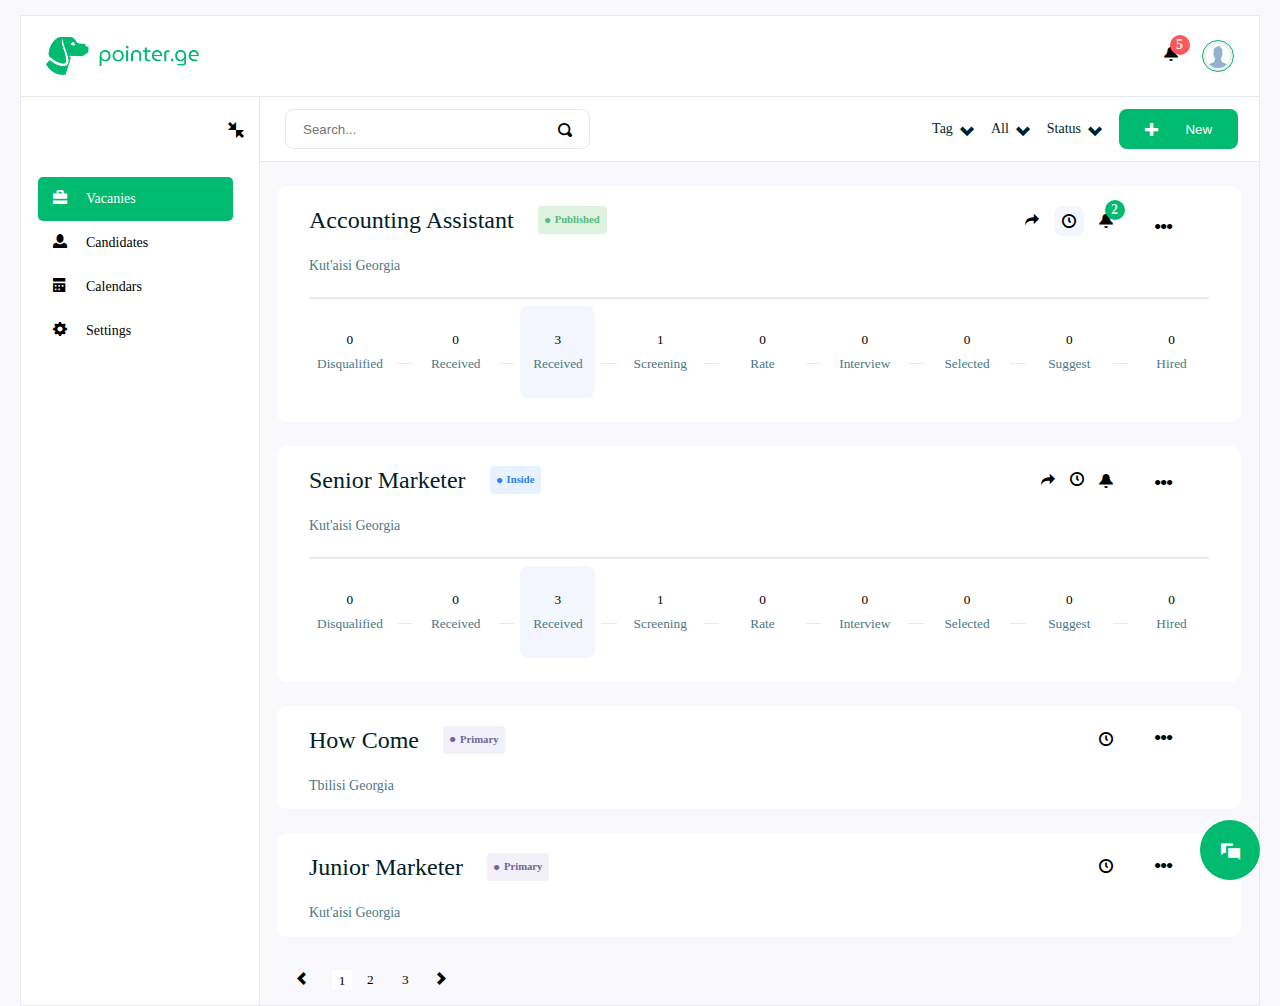
<file: index.html>
<!DOCTYPE html>
<html lang="en">
<head>
    <meta charset="UTF-8">
    <meta http-equiv="X-UA-Compatible" content="IE=edge">
    <meta name="viewport" content="width=device-width, initial-scale=1.0">
    <title>Pointer</title>

    <link href="./css/site.css"
          rel="stylesheet"
          type="text/css"/>

    <link href="./fonts/open-iconic/font/css/open-iconic-bootstrap.min.css"
          rel="stylesheet"
          type="text/css"/>
</head>
<body>
    <div id="myRoot">

        <nav class="head-nav">

        <img
            class="img-logo" 
            src="./img/Union.png"/>

        <div class="alert-bar">
            <span class="badge-container">
                <i class="oi oi-bell"></i>
                <span class="badge badge-danger">5</span>
            </span>
            <div class="img-circle-container">
                <img src="./img/nouser.jpg" 
                     class="img-circle"/>
            </div>
        </div>

        </nav>
    
        <div class="main-container">
            <div class="left-bar">

                <div class="left-bar-resize">
                <i class="oi oi-fullscreen-exit"></i>
                </div>

                <ul class="left-bar-options">
                <li class="item active">
                    <i class="oi oi-briefcase"></i> <span>Vacanies</span>
                </li>
                <li class="item">
                    <i class="oi oi-person"></i> <span>Candidates</span>
                </li>
                <li class="item">
                    <i class="oi oi-calendar"></i> <span>Calendars</span>
                </li class="item">
                <li class="item">
                    <i class="oi oi-cog"></i> <span>Settings</span>
                </li>
                </ul>
            </div>
        

            <div class="main">

        <div class="search-bar">

            <div class="input-group">
                <input type="search"
                    class="input-control" placeholder="Search..."/>
                
                    <i class="oi oi-magnifying-glass"></i>
            </div>

            <div class="tool-bar">

                <span class="tool-bar-item">
                    Tag
                    <i class="oi oi-chevron-bottom"></i>
                </span>
                <span class="tool-bar-item">
                    All
                    <i class="oi oi-chevron-bottom"></i>
                </span>
                <span class="tool-bar-item">
                    Status
                    <i class="oi oi-chevron-bottom"></i>
                </span>

                <button class="btn-primary">
                    <i class="oi oi-plus"></i>
                    New
                </button>
            </div>

        </div>

        <div class="main-item">

            <div class="main-item-section">
                <div class="title-info">
                    <h1 class="title">
                        Accounting Assistant

                            <span class="lable lable-success"> 
                                <i class="oi oi-media-record"></i>
                                 Published
                            </span>
                    </h1>
                    <h2 class="sub-title">Kut'aisi Georgia</h2>
                </div>

                <div class="main-icons">

                    <i class="oi oi-share"></i>
                    <i class="oi oi-clock active"></i>
                    <span class="badge-container">
                        <i class="oi oi-bell"></i>
                        <span class="badge badge-success">2</span>
                    </span>
                    <span class="dots">
                        <i class="oi oi-media-record"></i>
                        <i class="oi oi-media-record"></i>
                        <i class="oi oi-media-record"></i>
                    </span>
    
                </div>

            </div>
            <hr />
            <div class="time-line">

                <div class="time-line-item">
                    <span class="step">0</span>
                    <span class="subject">Disqualified</span>
                </div>
                <div class="time-line-dash"></div>
                <div class="time-line-item">
                    <span class="step">0</span>
                    <span class="subject">Received</span>
                </div>
                <div class="time-line-dash"></div>
                <div class="time-line-item active">
                    <span class="step">3</span>
                    <span class="subject">Received</span>
                </div>
                <div class="time-line-dash"></div>
                <div class="time-line-item">
                    <span class="step">1</span>
                    <span class="subject">Screening</span>
                </div>
                <div class="time-line-dash"></div>
                <div class="time-line-item">
                    <span class="step">0</span>
                    <span class="subject">Rate</span>
                </div>
                <div class="time-line-dash"></div>
                <div class="time-line-item">
                    <span class="step">0</span>
                    <span class="subject">Interview</span>
                </div>
                <div class="time-line-dash"></div>
                <div class="time-line-item">
                    <span class="step">0</span>
                    <span class="subject">Selected</span>
                </div>
                <div class="time-line-dash"></div>
                <div class="time-line-item">
                    <span class="step">0</span>
                    <span class="subject">Suggest</span>
                </div>
                <div class="time-line-dash"></div>
                <div class="time-line-item">
                    <span class="step">0</span>
                    <span class="subject">Hired</span>
                </div>
            </div>
        </div>

        <div class="main-item">

            <div class="main-item-section">
                <div class="title-info">
                    <h1 class="title">
                        Senior Marketer

                            <span class="lable lable-primary"> 
                                <i class="oi oi-media-record"></i>
                                 Inside
                            </span>
                    </h1>
                    <h2 class="sub-title">Kut'aisi Georgia</h2>
                </div>

                <div class="main-icons">

                    <i class="oi oi-share"></i>
                    <i class="oi oi-clock"></i>
                    <span class="badge-container">
                        <i class="oi oi-bell"></i>
                    </span>
                    <span class="dots">
                        <i class="oi oi-media-record"></i>
                        <i class="oi oi-media-record"></i>
                        <i class="oi oi-media-record"></i>
                    </span>
    
                </div>

            </div>
            <hr />
            <div class="time-line">

                <div class="time-line-item">
                    <span class="step">0</span>
                    <span class="subject">Disqualified</span>
                </div>
                <div class="time-line-dash"></div>
                <div class="time-line-item">
                    <span class="step">0</span>
                    <span class="subject">Received</span>
                </div>
                <div class="time-line-dash"></div>
                <div class="time-line-item active">
                    <span class="step">3</span>
                    <span class="subject">Received</span>
                </div>
                <div class="time-line-dash"></div>
                <div class="time-line-item">
                    <span class="step">1</span>
                    <span class="subject">Screening</span>
                </div>
                <div class="time-line-dash"></div>
                <div class="time-line-item">
                    <span class="step">0</span>
                    <span class="subject">Rate</span>
                </div>
                <div class="time-line-dash"></div>
                <div class="time-line-item">
                    <span class="step">0</span>
                    <span class="subject">Interview</span>
                </div>
                <div class="time-line-dash"></div>
                <div class="time-line-item">
                    <span class="step">0</span>
                    <span class="subject">Selected</span>
                </div>
                <div class="time-line-dash"></div>
                <div class="time-line-item">
                    <span class="step">0</span>
                    <span class="subject">Suggest</span>
                </div>
                <div class="time-line-dash"></div>
                <div class="time-line-item">
                    <span class="step">0</span>
                    <span class="subject">Hired</span>
                </div>
            </div>
        </div>

        <div class="main-item">

            <div class="main-item-section">
                <div class="title-info">
                    <h1 class="title">
                        How Come

                            <span class="lable lable-secondary"> 
                                <i class="oi oi-media-record"></i>
                                 Primary
                            </span>
                    </h1>
                    <h2 class="sub-title">Tbilisi Georgia</h2>
                </div>

                <div class="main-icons">

                    <i class="oi oi-clock"></i>

                    <span class="dots">
                        <i class="oi oi-media-record"></i>
                        <i class="oi oi-media-record"></i>
                        <i class="oi oi-media-record"></i>
                    </span>
    
                </div>

            </div>
            
        </div>

        <div class="main-item">

            <div class="main-item-section">
                <div class="title-info">
                    <h1 class="title">
                        Junior Marketer

                            <span class="lable lable-secondary"> 
                                <i class="oi oi-media-record"></i>
                                 Primary
                            </span>
                    </h1>
                    <h2 class="sub-title">Kut'aisi Georgia</h2>
                </div>

                <div class="main-icons">

                    <i class="oi oi-clock"></i>

                    <span class="dots">
                        <i class="oi oi-media-record"></i>
                        <i class="oi oi-media-record"></i>
                        <i class="oi oi-media-record"></i>
                    </span>
    
                </div>

            </div>
            
        </div>

        <div class="pagination">
            <span class="pagination-item">
                <i class="oi oi-chevron-left"></i>
            </span>
            <span class="pagination-item active">1</span>
            <span class="pagination-item">2</span>
            <span class="pagination-item">3</span>
            <span class="pagination-item">
                <i class="oi oi-chevron-right"></i>
            </span>
        </div>

            </div>
    
            <div class="chat-icon-container">
                <i class="oi oi-chat chat-icon"></i>
            </div>

        </div><!--main-container-->
    </div><!--#myRoot-->
</body>
</html>
</file>
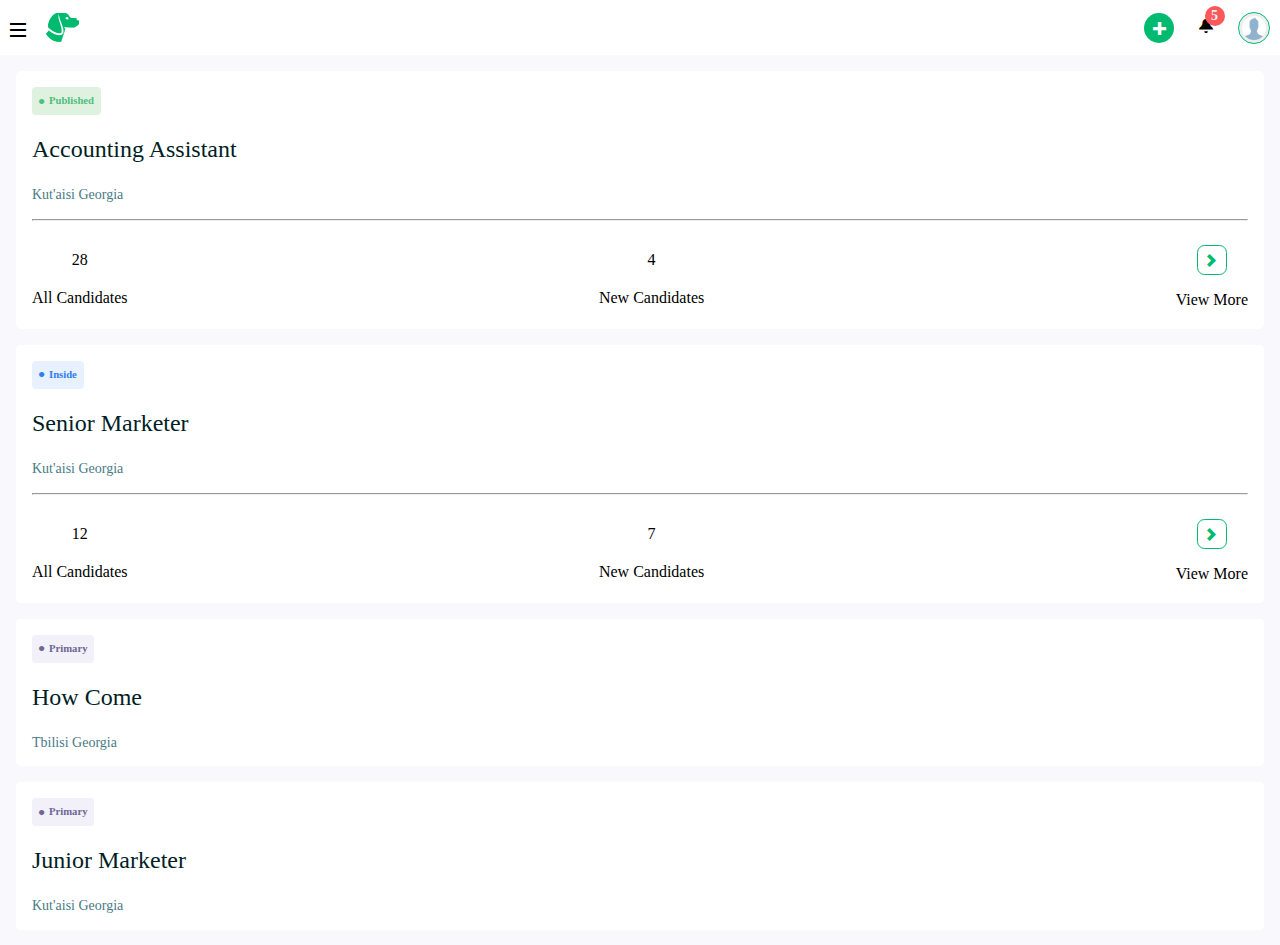
<file: mobile.html>
<!DOCTYPE html>
<html lang="en">
<head>
    <meta charset="UTF-8">
    <meta http-equiv="X-UA-Compatible" content="IE=edge">
    <meta name="viewport" content="width=device-width, initial-scale=1.0">
    <title>Pointer Mobile Version</title>

    <link href="./css/mobile.css"
          rel="stylesheet"
          type="text/css"/>

    <link href="./fonts/open-iconic/font/css/open-iconic-bootstrap.min.css"
          rel="stylesheet"
          type="text/css"/>
</head>
<body>

    <div id="myRoot">

        <nav class="nav">
            <span class="nav-menu">
                <i class="oi oi-menu"></i>
                <img
                    class="img-nav" 
                    src="./img/Union-sm.png"/>
            </span>

            <span class="nav-toolbar">

                <button class="btn-primary nav-toolbar-item">
                    <i class="oi oi-plus"></i>
                </button>

                <span class="badge-container nav-toolbar-item">
                    <i class="oi oi-bell"></i>
                    <span class="badge badge-danger">5</span>
                </span>

                <div class="img-circle-container nav-toolbar-item">
                    <img src="./img/nouser.jpg" 
                         class="img-circle"/>
                </div>
            </span><!--nav-toolbar-->
        </nav>

        <div class="card">

            <div class="card-toolbar">

                <span class="lable lable-success"> 
                    <i class="oi oi-media-record"></i>
                     Published
                </span>

            </div><!--card-toolbar-->

            <div class="title-info">
                <h1 class="title">
                    Accounting Assistant
                </h1>
                <h2 class="sub-title">Kut'aisi Georgia</h2>
            </div><!--title-info-->
            <hr class="card-hr" />
            <div class="card-footer">

                <div class="card-item">
                    <span class="number">28</span>
                    <span class="subject">All Candidates</span>
                </div><!--card-item-->

                <div class="card-item">
                    <span class="number">4</span>
                    <span class="subject">New Candidates</span>
                </div><!--card-item-->

                <div class="card-item">
                    <span class="number">
                        <button class="btn-secondary"><i class="oi oi-chevron-right"></i></button>
                    </span>
                    <span class="subject">View More</span>
                </div><!--card-item-->

            </div><!--card-footer-->

        </div><!--card-->

        <div class="card">

            <div class="card-toolbar">

                <span class="lable lable-primary"> 
                    <i class="oi oi-media-record"></i>
                     Inside
                </span>

            </div><!--card-toolbar-->

            <div class="title-info">
                <h1 class="title">
                    Senior Marketer
                </h1>
                <h2 class="sub-title">Kut'aisi Georgia</h2>
            </div><!--title-info-->
            <hr class="card-hr" />
            <div class="card-footer">

                <div class="card-item">
                    <span class="number">12</span>
                    <span class="subject">All Candidates</span>
                </div><!--card-item-->

                <div class="card-item">
                    <span class="number">7</span>
                    <span class="subject">New Candidates</span>
                </div><!--card-item-->

                <div class="card-item">
                    <span class="number">
                        <button class="btn-secondary"><i class="oi oi-chevron-right"></i></button>
                    </span>
                    <span class="subject">View More</span>
                </div><!--card-item-->

            </div><!--card-footer-->

        </div><!--card-->

        <div class="card">

            <div class="card-toolbar">

                <span class="lable lable-secondary"> 
                    <i class="oi oi-media-record"></i>
                     Primary
                </span>

            </div><!--card-toolbar-->

            <div class="title-info">
                <h1 class="title">
                    How Come
                </h1>
                <h2 class="sub-title">Tbilisi Georgia</h2>
            </div><!--title-info-->

        </div><!--card-->

        <div class="card">

            <div class="card-toolbar">

                <span class="lable lable-secondary"> 
                    <i class="oi oi-media-record"></i>
                     Primary
                </span>

            </div><!--card-toolbar-->

            <div class="title-info">
                <h1 class="title">
                    Junior Marketer
                </h1>
                <h2 class="sub-title">Kut'aisi Georgia</h2>
            </div><!--title-info-->

        </div><!--card-->

    </div><!--root-->

</body>
</html>
</file>
<file: css/site.css>
:root{
    --color-primary : #00BB6F;
    --color-gray:#C4C4C4;
    --color-light:#eee;
    --color-white:#fff;
    --color-dark:#001E26;
    --color-danger:#FC575A;
    --color-border:#E8EAF2;

    --main-height:calc(100vh - 110px) !important;
}

html,body,#myRoot{
    min-height: 100vh !important;
    background-color: #F9F8FD;
    padding: 0px;
    margin: 0px;
}

#myRoot{
    margin-top: 15px;
    margin-left: 20px;
    margin-right: 20px;
    border: 1px solid #E8EAF2;
}

.head-nav{
    display: flex;
    flex-direction: row;
    justify-content: space-between;
    align-items: center;
    border-bottom: 1px solid var(--color-border);
    height: 80px;
    padding-left: 25px;
    padding-right: 25px;
    background-color: var(--color-white);
    box-shadow: 0px 1px 0px #E9E9E9;
}
.alert-bar{
    width: 70px;
    display: flex;
    flex-direction: row;
    justify-content: space-between;
    align-items: center;
}

.badge-container{
    position: relative;

    font-family: 'Inter';
    font-style: normal;
    font-weight: 600;
    font-size: 14px;
    line-height: 24px;
}

.badge{
    height:20px;
    width:20px;
    display: flex;
    justify-content: center;
    align-items: center;
    border-radius: 50%;
    color:var(--color-light);
    text-align: center;
    position: absolute;
    top: -38%;
    left: 40%;
}

.badge-danger{
    background-color: var(--color-danger) ;
}
.badge-success{
    background-color: var(--color-primary) ;
}
.img-logo{
    width: 153px;
    height: 38px;
}

.img-circle{
    height: 24px;
    width: 24px;
    border-radius: 50%;
}

.img-circle-container{
    height:  28px;
    width: 28px;
    background-color:var(--color-light);
    border: 1px solid var(--color-primary);
    border-radius: 50%;
    padding: 1px;
    display: flex;
    justify-content: center;
    align-items: center;
}

.main-container{
    display: flex;
    flex-direction: row;
}

.left-bar{
    width: 238px;
    background-color: var(--color-white);
    /* height: var(--main-height); */
    box-shadow: 1px 0px 0px #E9E9E9;
}
.left-bar-resize{
    height: 64px;
    display: flex;
    justify-content: end;
    align-items: center;
    padding-right: 15px;
    font-size: 12pt;
}
.left-bar-options{
    list-style: none;
    padding-left: 17px;
    padding-right: 17px !important;
}

.left-bar-options .item{
    width: 180px;
    height: 44px;
    display: flex;
    flex-direction: row;
    align-items: center;
    align-content: center;
    justify-content: start;
    padding-left: 15px;

    font-family: 'Inter';
    font-style: normal;
    font-weight: 500;
    font-size: 14px;
    line-height: 24px;
}

.left-bar-options .item.active{
    background-color: var(--color-primary);
    border-radius: 5px;
    color:var(--color-white);
}

.left-bar-options .item i
{
    margin-right: 14px;
    height: 20px;
    width: 19px;
}

.main{
    width: calc(100vw - 280px);
    font-family: 'Inter';
    font-style: normal;
    font-weight: 500;
    font-size: 14px;
    line-height: 24px;
}
.search-bar{
    height: 64px;
    background-color: var(--color-white);
    border: 1px solid var(--color-border);
    border-top: none;
    border-right: none;
    display: flex;
    flex-direction: row;
    align-items: center;
    justify-content: space-between;
}

.input-group{
    box-sizing: border-box;

    border: 1px solid var(--color-border);
    border-radius: 8px;

    display: flex;
    flex-direction: row;
    justify-content: space-between;
    align-items: center;
    padding: 8px 15px;
    gap: 4px;

    width: 305px;
    height: 40px;

    margin-left: 25px;
}

.input-control{
    background: #FFFFFF;
    border: none;
    width: 100%;
    height: 100%;
}

.tool-bar{
    display: flex;
    flex-direction: row;
    padding-right: 21px;
}

.tool-bar-item{
    height: 40px;
    display: flex;
    flex-direction: row;
    align-items: center;
    margin-right: 17px;
    color:#001E26;
}

.tool-bar-item i{
    margin-left: 7px;
}

.btn-primary{
    display: flex;
    flex-direction: row;
    justify-content: space-around;
    align-items: center;
    padding: 8px 16px;
    gap: 8px;
    
    width: 119px;
    height: 40px;
    
    background: var(--color-primary);
    border:none;
    border-radius: 8px;
    color:var(--color-white);
}

.main-item{
    margin-left: 18px;
    margin-right: 18px;
    margin-top: 24px;
    padding-left: 32px;
    padding-right: 32px;
    background-color: var(--color-white);
    border-radius: 10px;
}

.main-item-section{
    display: flex;
    flex-direction: row;
    align-items: center;
    justify-content: space-between;
}

.title{
    display: flex;
    align-items: center;
    font-family: 'Inter';
    font-style: normal;
    font-weight: 500;
    font-size: 24px;
    line-height: 150%;
    color: #001E26;
}

.sub-title{
    font-family: 'Inter';
    font-style: normal;
    font-weight: 500;
    font-size: 14px;
    line-height: 24px;
    color: #497A87;
}
hr{
    border:1px solid var(--color-border);
}
.lable{
    display: flex;
    flex-direction: row;
    align-items: center;
    justify-content: center;
    border-radius: 4px;
    font-family: 'Inter';
    font-style: normal;
    font-weight: 700;
    font-size: 8pt;
    line-height: 22px;
    padding: 3px;
    padding-left: 7px;
    padding-right: 7px;
    margin-left: 24px;
}
.lable i{
    font-size: 5pt;
    margin-right: 5px;
}
.lable-success{
    background: #DFF2DF;
    color: #51BD7F;
}
.lable-primary{
    background: #E7F1FF;
    color: #2F80ED;
}
.lable-secondary{
    background: #F2F0F9;
    color: #6E6893;
}

.main-icons{
    display: flex;
    flex-direction: row;
    padding-right: 21px;
    margin-bottom: auto;
    margin-top: 25px;
}
.main-icons .active{
 height: 30px;
 width: 30px;
 background-color: #F3F6FF;
 border-radius: 8px;
 display: flex;
 justify-content: center;
 align-items: center;
 top:-5px;
}

.main-icons > i , .main-icons > span{
    margin-right: 15px;
}
.dots{
    display: flex;
    align-items: center;
    margin-left: 27px;
}
.dots i{
    font-size: 5pt;
    margin-right: 1px;
}
.time-line{
    display: flex;
    flex-direction: row;
    align-items: center;
}
.time-line-dash{
    height: 1px;
    width: 20px;
    background-color: var(--color-border);
    margin-left: 6px;
    margin-right: 6px;
}
.time-line-item{
    width: 77px;
    height: 76px;
    display: flex;
    flex-direction: column;
    justify-content: center;
    align-items: center;
    margin-bottom: 24px;
    padding: 8px;
    font-size: 10pt;
}
.time-line-item.active{
    background-color:#F3F6FF;
    border-radius: 8px;
}
.time-line-item .subject{
    font-family: 'Inter';
    font-style: normal;
    font-weight: 400;
    line-height: 24px;
    color:#497A87;
    text-align: center;
}

.chat-icon-container{
    height: 60px;
    width: 60px;
    background-color: var(--color-primary);
    border-radius: 50%;
    position: fixed;
    bottom: 20px;
    right: 20px;
    display: flex;
    justify-content: center;
    align-items: center;
}
.chat-icon{
    color:var(--color-white);
    font-size: 14pt;
}

.pagination{
    display: flex;
    flex-direction: row;
    align-items: center;
    align-content: center;
    margin-top: 33px;
    margin-left: 38px;
    margin-bottom: 15px;
    font-family: 'Lato';
    font-style: normal;
    font-weight: 100;
    font-size: 10pt;
    line-height: 19px;
}

.pagination-item{
    margin-right: 15px;
    width: 20px;
    height: 20px;
}

.pagination-item.active{
    background-color: var(--color-white);
    display: flex;
    justify-content: center;
    align-items: center;
    top:-5px;
}
</file>
<file: css/mobile.css>
:root{
    --color-primary : #00BB6F;
    --color-gray:#C4C4C4;
    --color-light:#eee;
    --color-white:#fff;
    --color-dark:#001E26;
    --color-danger:#FC575A;
    --color-border:#E8EAF2;

    --main-height:calc(100vh - 110px) !important;
}

.bg-white{
    background-color: var(--color-white) !important;
}

#myRoot,body,html{
    display: flex;
    flex-direction: column;
    background-color: #F9F8FD;
    margin: 0px;
    padding: 0px;
    padding-bottom: 5px;
}

.row{
    display: flex;
    flex-direction: row;
}

.nav{
    background-color: var(--color-white);
    height: 55px;
    display: flex;
    flex-direction: row;
    align-items: center;
    justify-content: space-between;
    padding-left: 10px;
    padding-right: 10px;
}

.nav-toolbar-item{
    margin-right:25px ;
}
.nav-toolbar-item:last-child{
    margin-right:0px ;
}

.btn-primary{
    background-color: var(--color-primary);
    width: 30px;
    height: 30px;
    display: flex;
    justify-content: center;
    align-items: center;
    border-radius: 50%;
    color:var(--color-white);
    border:none;
}

.btn-secondary{
    background-color: transparent;
    width: 30px;
    height: 30px;
    display: flex;
    justify-content: center;
    align-items: center;
    border-radius: 25%;
    border:1px solid var(--color-primary);
    color:var(--color-primary);
}


.nav-menu{
    display: flex;
    flex-direction: row;
    align-items: center;
}
.nav-menu i{
    margin-right: 20px;
}

.badge-container{
    position: relative;

    font-family: 'Inter';
    font-style: normal;
    font-weight: 600;
    font-size: 14px;
    line-height: 24px;
}

.badge{
    height:20px;
    width:20px;
    display: flex;
    justify-content: center;
    align-items: center;
    border-radius: 50%;
    color:var(--color-light);
    text-align: center;
    position: absolute;
    top: -38%;
    left: 40%;
}

.badge-danger{
    background-color: var(--color-danger) ;
}
.badge-success{
    background-color: var(--color-primary) ;
}

.img-circle{
    height: 24px;
    width: 24px;
    border-radius: 50%;
}

.img-circle-container{
    height:  28px;
    width: 28px;
    background-color:var(--color-light);
    border: 1px solid var(--color-primary);
    border-radius: 50%;
    padding: 1px;
    display: flex;
    justify-content: center;
    align-items: center;
}

.nav-toolbar{
    display: flex;
    flex-direction: row;
    align-items: center;
}

.card{
    background-color: var(--color-white);
    margin-top: 16px;
    border-radius: 5px;
    margin-right: 16px;
    margin-left: 16px;
    padding-left: 16px;
    padding-right: 16px;
    padding-top: 16px;
}

.card-toolbar{
    display: flex;
    flex-direction: row;
}

.card-hr{
    color: var(--color-border) !important;
    size:1px;
    height: 0px !important;
}

.card-footer{
    display: flex;
    flex-direction: row;
    justify-content: space-between;
    align-items: center;
    font-family: 'Inter';
    font-style: normal;
    font-weight: 400;
    font-size: 12pt;
    line-height: 26px;
}

.card-item{
    display: flex;
    flex-direction: column;
    justify-content: center;
    align-items: center;
    padding-top: 16px;
    padding-bottom: 16px;
}

.card-item .number{
    margin-bottom: 12px;

}

.title{
    display: flex;
    align-items: center;
    font-family: 'Inter';
    font-style: normal;
    font-weight: 500;
    font-size: 24px;
    line-height: 150%;
    color: #001E26;
}

.sub-title{
    font-family: 'Inter';
    font-style: normal;
    font-weight: 500;
    font-size: 14px;
    line-height: 24px;
    color: #497A87;
}

.lable{
    display: flex;
    flex-direction: row;
    align-items: center;
    justify-content: center;
    border-radius: 4px;
    font-family: 'Inter';
    font-style: normal;
    font-weight: 700;
    font-size: 8pt;
    line-height: 22px;
    padding: 3px;
    padding-left: 7px;
    padding-right: 7px;
}
.lable i{
    font-size: 5pt;
    margin-right: 5px;
}
.lable-success{
    background: #DFF2DF;
    color: #51BD7F;
}
.lable-primary{
    background: #E7F1FF;
    color: #2F80ED;
}
.lable-secondary{
    background: #F2F0F9;
    color: #6E6893;
}

.dots{
    display: flex;
    align-items: center;
    margin-left: 27px;
}
.dots i{
    font-size: 5pt;
    margin-right: 1px;
}
</file>
